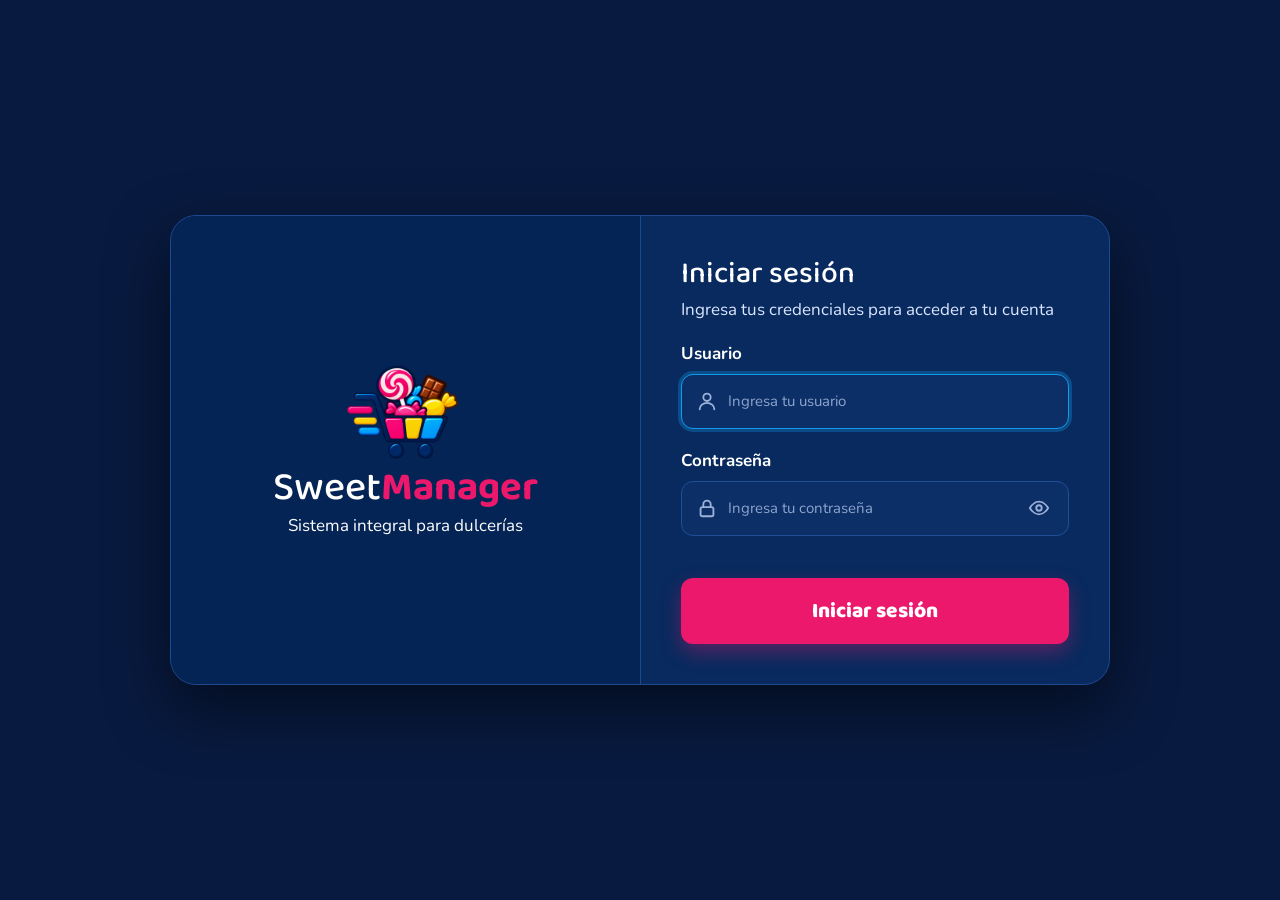
<file: frontend/index.html>
<!doctype html>
<html lang="es">
    <head>
        <meta charset="utf-8" />
        <meta
            name="viewport"
            content="width=device-width, initial-scale=1, viewport-fit=cover"
        />
        <title>SweetManager - Punto de venta</title>

        <link
            rel="stylesheet"
            href="https://cdn.jsdelivr.net/npm/bootstrap@5.3.3/dist/css/bootstrap.min.css"/>
        <link
            href="https://fonts.googleapis.com/css2?family=Baloo+2:wght@600;800&family=Nunito:wght@400;600;700&display=swap"
            rel="stylesheet"/>
        <link
            href="https://fonts.googleapis.com/css2?family=Material+Symbols+Rounded:opsz,wght,FILL,GRAD@24,400,0,0&display=block"
            rel="stylesheet"/>

        <link rel="stylesheet" href="css/puente-bootstrap.css" />
        <link rel="stylesheet" href="css/base.css" />
        <link rel="stylesheet" href="css/layout.css" />
        <link rel="stylesheet" href="css/pos.css" />
        <link rel="stylesheet" href="css/componentes.css" />
        <link rel="stylesheet" href="css/dashboard.css" />
        <link rel="stylesheet" href="css/pedidos.css" />
        <link rel="stylesheet" href="css/animaciones.css" />
        <link rel="stylesheet" href="css/menu.css" />
        <link rel="stylesheet" href="css/login.css" />
        <link rel="stylesheet" href="css/perfil.css" />
        <link rel="stylesheet" href="css/nosotros.css" />
        <link rel="stylesheet" href="css/responsive.css" />
    </head>

    <body>
        <div class="login" id="login">
        <!-- <span class="deco" style="top: 6%; left: 8%">*</span>
            <span class="deco" style="top: 30%; left: 3%">*</span>
            <span class="deco" style="bottom: 8%; left: 6%">*</span>
            <span class="deco" style="top: 8%; right: 7%">*</span>
            <span class="deco" style="bottom: 10%; right: 6%">*</span>-->

            <div class="login-card row g-0">
                <div class="login-brand col-md-6">
                    <img src="imagenes/logo.png" alt="SweetManager" />
                    <h1>Sweet<b>Manager</b></h1>
                    <p>Sistema integral para dulcerías</p>
                </div>

                <form class="login-form col-md-6" id="lform" autocomplete="on">
                    <h2>Iniciar sesión</h2>
                    <p>Ingresa tus credenciales para acceder a tu cuenta</p>

                    <label for="lu">Usuario</label>
                    <div class="field">
                        <svg viewBox="0 0 24 24">
                            <circle cx="12" cy="8" r="4" />
                            <path d="M4 21c0-4 4-7 8-7s8 3 8 7" />
                        </svg>
                        <input
                            id="lu"
                            type="text"
                            placeholder="Ingresa tu usuario"
                            autocomplete="username"
                        />
                    </div>

                    <label for="lp">Contraseña</label>
                    <div class="field">
                        <svg viewBox="0 0 24 24">
                            <rect x="5" y="11" width="14" height="10" rx="2" />
                            <path d="M8 11V8a4 4 0 0 1 8 0v3" />
                        </svg>
                        <input
                            id="lp"
                            type="password"
                            placeholder="Ingresa tu contraseña"
                            autocomplete="current-password"
                        />
                        <button
                            type="button"
                            class="eye"
                            data-act="ojo"
                            aria-label="Mostrar u ocultar contraseña">
                            <svg viewBox="0 0 24 24">
                                <path d="M2 12s4-7 10-7 10 7 10 7-4 7-10 7S2 12 2 12z" />
                                <circle cx="12" cy="12" r="3" />
                            </svg>
                        </button>
                    </div>

                    <p class="lerr" id="lerr"></p>
                    <button class="lbtn" type="submit">Iniciar sesión</button>
                </form>
            </div>
        </div>

        <div class="app">
            <aside>
                <div class="logo">
                    <img src="imagenes/logo.png" alt="SweetManager" class="logo-img" />
                    <span class="brand">Sweet<b>Manager</b></span>
                    <small>Sistema integral para dulcerías</small>
                </div>

                <nav class="menu">
                    <button class="menu-btn on" data-v="dashboard">
                        <span class="ic material-symbols-rounded">dashboard</span>
                        <span>Dashboard</span>
                    </button>
                    <button class="menu-btn" data-v="venta">
                        <span class="ic material-symbols-rounded">point_of_sale</span>
                        <span>Punto de venta</span>
                    </button>
                    <button class="menu-btn" data-v="pedidos">
                        <span class="ic material-symbols-rounded">assignment</span>
                        <span>Pedidos</span>
                        <span class="b p" id="np"></span>
                    </button>
                    <button class="menu-btn" data-v="ventas">
                        <span class="ic material-symbols-rounded">receipt_long</span>
                        <span>Ventas del día</span>
                    </button>
                    <button class="menu-btn" data-v="facturas">
                        <span class="ic material-symbols-rounded">description</span>
                        <span>Facturación</span>
                    </button>
                    <button class="menu-btn" data-v="inventario">
                        <span class="ic material-symbols-rounded">inventory_2</span>
                        <span>Inventario</span>
                    </button>
                    <button class="menu-btn" data-v="proveedores">
                        <span class="ic material-symbols-rounded">local_shipping</span>
                        <span>Proveedores</span>
                    </button>
                    <button class="menu-btn" data-v="usuarios" hidden>
                        <span class="ic material-symbols-rounded">manage_accounts</span>
                        <span>Gestión de usuarios</span>
                    </button>
                </nav>

                <div class="stripe">
                    <i style="background: var(--sweet-pink)"></i>
                    <i style="background: var(--sweet-yellow)"></i>
                    <i style="background: var(--sweet-cyan)"></i>
                </div>
            </aside>

            <main>
                <div class="top">
                    <h2 id="ttl"></h2>

                    <div class="top-r">
                        <span class="who" id="who"></span>

                        <button class="btn btn-ico" id="btncaja" data-act="caja" hidden></button>

                        <button
                            class="btn tema"
                            id="tema"
                            data-act="tema"
                            title="Cambiar tema"
                            aria-label="Cambiar tema"
                        >
                            <span class="material-symbols-rounded" id="temaic">dark_mode</span>
                        </button>

                        <div class="cuenta">
                            <button
                                class="chip-user"
                                id="chipuser"
                                data-act="cuenta"
                                aria-haspopup="true"
                                aria-expanded="false"
                                title="Mi cuenta">
                                <img id="uimg" alt="" />
                                <span>
                                    <b id="unom"></b>
                                    <small id="urol"></small>
                                </span>
                                <span class="material-symbols-rounded flecha">expand_more</span>
                            </button>

                            <div class="menu-user" id="menuuser" hidden>
                                <div class="mu-cab">
                                    <img id="uimg2" alt="" />
                                    <div>
                                        <b id="unom2"></b>
                                        <small id="ucor"></small>
                                    </div>
                                </div>

                                <button data-act="perfil">
                                    <span class="material-symbols-rounded">person</span>
                                    Mi perfil
                                </button>
                                <button data-act="nosotros">
                                    <span class="material-symbols-rounded">storefront</span>
                                    Quiénes somos
                                </button>
                                <button data-act="contacto">
                                    <span class="material-symbols-rounded">support_agent</span>
                                    Contacto y soporte
                                </button>

                                <hr />

                                <button class="rojo" data-act="salir">
                                    <span class="material-symbols-rounded">logout</span>
                                    Cerrar sesión
                                </button>
                            </div>
                        </div>
                    </div>
                </div>

                <div id="view"></div>
            </main>
        </div>

        <dialog id="dlg">
            <h3 id="dt"></h3>

            <div id="db"></div>

            <div class="d-flex justify-content-end gap-2 mt-3">
                <button
                    class="btn"
                    id="dcx"
                    style="background: var(--muted)"
                    onclick="dlg.close()"
                >
                    Cerrar
                </button>

                <button class="btn pk" id="dok">Aceptar</button>
            </div>
        </dialog>

        <div class="aviso" id="toast" popover="manual"></div>

        <script src="https://cdn.jsdelivr.net/npm/bootstrap@5.3.3/dist/js/bootstrap.bundle.min.js"></script>
        <script src="js/estado.js"></script>
        <script src="js/algoritmos.js"></script>
        <script src="js/cuentas.js"></script>
        <script src="js/api.js"></script>
        <script src="js/app.js"></script>
        <script src="js/dashboard.js"></script>
        <script src="js/caja.js"></script>
        <script src="js/pedidos.js"></script>
        <script src="js/perfil.js"></script>
        <script src="js/proveedores.js"></script>
        <script src="js/gestion_usuarios.js"></script>
        <script src="js/nosotros.js"></script>
        <script src="js/inventario.js"></script>
        <script src="js/main.js"></script>
    </body>
</html>
</file>
<file: frontend/css/base.css>
/*Variables de color, temas claro/oscuro y reglas globales*/
:root {
    --sweet-navy: #092550;
    --sweet-pink: #ec186c;
    --sweet-yellow: #fbc311;
    --sweet-cyan: #119bea;
    --sweet-brown: #6c2912;
    --sweet-bg-light: #eddde4;
    --sweet-purple: #bdb5d5;
    --ok: #28a745;
    --warn: #fd7e14;
    --err: #dc3545;
    --bg: #ffffff;
    --bg2: #f8f9fa;
    --text: #092550;
    --muted: #6c757d;
    --border: #dee2e6;
    --card: #ffffff;
    --dlg: #ffffff;
    box-sizing: border-box;
    padding-top: env(safe-area-inset-top, 0px);
    padding-bottom: env(safe-area-inset-bottom, 0px);
}

/*Tema oscuro y claro*/
@media (prefers-color-scheme: dark) {
    :root:not([data-theme="light"]) {
        --bg: #0b1630;
        --bg2: #101d3d;
        --text: #f1f3f8;
        --muted: #9aa5bd;
        --border: #22345f;
        --card: #12214a;
        --dlg: #1f3b7a;
    }
}

:root[data-theme="dark"] {
    --bg: #0b1630;
    --bg2: #101d3d;
    --text: #f1f3f8;
    --muted: #9aa5bd;
    --border: #22345f;
    --card: #12214a;
    --dlg: #1f3b7a;
}

/*Estilos globales*/
* {
    box-sizing: border-box;
}

html {
    scroll-padding-top: env(safe-area-inset-top, 0px);
}

body {
    margin: 0;
    background: var(--bg2);
    color: var(--text);
    font: 15px/1.4 Nunito, system-ui, sans-serif;
}

h1,
h2,
h3 {
    font-family: "Baloo 2", Nunito, sans-serif;
    margin: 0;
}

button {
    font: inherit;
    cursor: pointer;
    border: 0;
    border-radius: 12px;
}

button:focus-visible,
input:focus-visible,
select:focus-visible {
    outline: 3px solid var(--sweet-cyan);
    outline-offset: 2px;
}
</file>
<file: frontend/css/layout.css>
/*Estructura general: barra lateral, área principal, tarjetas y KPIs*/

/*Layaut principal*/
.app {
    display: grid;
    grid-template-columns: 220px minmax(0, 1fr);
    min-height: 100vh;
}

/*Barra latetal (navegación)*/
aside {
    background: var(--sweet-navy);
    color: #ffffff;
    padding: 16px 12px;
    display: flex;
    flex-direction: column;
    gap: 6px;
    position: sticky;
    top: 0;
    height: 100vh;
}

.logo {
    font: 800 24px "Baloo 2", sans-serif;
    padding: 4px 8px 14px;
    line-height: 1;
    text-align: center;
}

.logo-img {
    display: block;
    width: 100px;
    max-width: 100%;
    height: auto;
    margin: 0 auto 10px;
}

.logo b {
    color: var(--sweet-pink);
}

.logo small {
    display: block;
    font: 600 11px Nunito;
    color: #b9c4dd;
    margin-top: 4px;
}

.menu-btn {
    background: none;
    color: #d5dcec;
    text-align: left;
    padding: 11px 12px;
    font-weight: 700;
    display: flex;
    gap: 10px;
    align-items: center;
}

.menu-btn:hover {
    background: rgba(255, 255, 255, 0.08);
}

.menu-btn.on {
    background: var(--sweet-pink);
    color: #ffffff;
}

.stripe {
    margin-top: auto;
    display: flex;
    gap: 6px;
    padding: 8px;
}

.stripe i {
    flex: 1;
    height: 6px;
    border-radius: 6px;
}

/*Área principal*/
main {
    padding: 18px;
    min-width: 0;
}

.top {
    display: flex;
    justify-content: space-between;
    align-items: center;
    gap: 12px;
    margin-bottom: 14px;
    flex-wrap: wrap;
}

.top h2 {
    font-size: 26px;
}

/*La fecha*/
.who {
    color: var(--muted);
    font-size: 17px;
}

/*Tarjetas y kpis*/
.card {
    background: var(--card);
    border: 1px solid var(--border);
    border-radius: 16px;
    padding: 14px;
}

.kpi {
    border-radius: 16px;
    padding: 14px;
    color: #ffffff;
    position: relative;
    overflow: hidden;
}

.kpi:after {
    content: "";
    position: absolute;
    right: -18px;
    top: -18px;
    width: 70px;
    height: 70px;
    border-radius: 50%;
    background: rgba(255, 255, 255, 0.18);
}

.kpi b {
    display: block;
    font: 800 28px "Baloo 2";
}

.kpi span {
    font-size: 13px;
    opacity: 0.9;
}
</file>
<file: frontend/css/pos.css>
/*Punto de venta: productos, carrito y formas de pago*/

/*Punto de venta*/
.search {
    width: 100%;
    padding: 12px 14px;
    border: 2px solid var(--border);
    border-radius: 12px;
    background: var(--card);
    color: var(--text);
    font: inherit;
}

.chips {
    display: flex;
    gap: 8px;
    overflow-x: auto;
    padding: 10px 0;
}

.chip {
    background: var(--card);
    border: 1px solid var(--border);
    color: var(--text);
    padding: 8px 14px;
    white-space: nowrap;
    font-weight: 700;
}

.chip.on {
    background: var(--sweet-navy);
    color: #ffffff;
    border-color: var(--sweet-navy);
}

/*Productos*/
.grid {
    display: grid;
    grid-template-columns: repeat(auto-fill, minmax(130px, 1fr));
    gap: 10px;
}

.prod {
    background: var(--card);
    border: 1px solid var(--border);
    padding: 12px 8px;
    text-align: center;
    color: var(--text);
    position: relative;
    border-radius: 14px;
    transition: transform 0.15s, border-color 0.15s;
}

.prod:hover {
    border-color: var(--sweet-pink);
    transform: translateY(-2px);
}

.prod:disabled {
    opacity: 1;
}

.prod:disabled .producto-img,
.prod:disabled b,
.prod:disabled .p {
    opacity: 0.4;
}

.prod .producto-img {
    width: 100%;
    height: 120px;
    display: block;
    object-fit: contain;
    object-position: center;
    padding: 8px;
    margin: 0 auto 8px;
    background:none;
    border-radius: 10px;
}

.prod b {
    display: block;
    font-size: 17px;
    margin: 4px 0 2px;
}

.prod .p {
    color: var(--sweet-pink);
    font-weight: 800;
    display: block;
    margin: 2px 0 8px;
}

.prod small {
    display: block;
    color: var(--muted);
    font-size: 11px;
    margin-top: 2px;
}

.prod .b {
    display: inline-block;
    min-width: 84px;
    text-align: center;
    padding: 4px 10px;
    line-height: 1.25;
    white-space: nowrap;
}

/*Carrito*/
.cart {
    position: sticky;
    top: 12px;
    display: flex;
    flex-direction: column;
    gap: 10px;
    max-height: calc(100vh - 24px);
}

.lines {
    overflow: auto;
    flex: 1;
    min-height: 80px;
}

.line {
    display: grid;
    grid-template-columns: 1fr auto auto;
    gap: 8px;
    align-items: center;
    padding: 8px 0;
    border-bottom: 1px dashed var(--border);
}

.q {
    display: flex;
    align-items: center;
    gap: 6px;
}

.q button {
    width: 28px;
    height: 28px;
    background: var(--sweet-bg-light);
    color: var(--sweet-navy);
    font-weight: 800;
}

.fila {
    display: flex;
    justify-content: space-between;
    font-size: 14px;
}

.total {
    font: 800 26px "Baloo 2";
}

/*Pagos*/
.pay {
    display: grid;
    grid-template-columns: 1fr 1fr;
    gap: 8px;
}

.pay button {
    padding: 10px;
    background: var(--bg2);
    color: var(--text);
    border: 2px solid var(--border);
    font-weight: 700;
}

.pay button.on {
    border-color: var(--sweet-cyan);
    background: var(--sweet-cyan);
    color: #ffffff;
}

.qi {
    width: 58px;
    text-align: center;
    padding: 5px;
    border: 1px solid var(--border);
    border-radius: 8px;
    background: var(--card);
    color: var(--text);
    font: inherit;
    font-weight: 700;
}
.acciones-ticket {
    display: grid;
    grid-template-columns: repeat(3, minmax(0, 1fr));
    gap: 8px;
    width: 100%;
}

.acciones-ticket .btn {
    display: flex;
    align-items: center;
    justify-content: center;
    gap: 5px;
    min-width: 0;
    padding: 10px 4px;
    white-space: nowrap;
    font-size: 14px;
}

.acciones-ticket .material-symbols-rounded {
    font-size: 20px;
    flex-shrink: 0;
}
</file>
<file: frontend/css/componentes.css>
/*Componentes: formularios, botones, tablas, etiquetas, ventanas y avisos*/

/*Formularios y botones*/
select,
input.f {
    width: 100%;
    padding: 10px;
    border: 1px solid var(--border);
    border-radius: 10px;
    background: var(--card);
    color: var(--text);
    font: inherit;
}

.cobrar {
    background: var(--sweet-pink);
    color: #ffffff;
    padding: 15px;
    font: 800 18px "Baloo 2";
}

.cobrar:disabled {
    background: var(--muted);
    opacity: 0.5;
}

.btn {
    padding: 9px 14px;
    background: var(--sweet-navy);
    color: #ffffff;
    font-weight: 700;
    transition: filter 0.15s;
}

.btn:hover {
    filter: brightness(1.12);
}

.btn.pk {
    background: var(--sweet-pink);
}

.btn.cy {
    background: var(--sweet-cyan);
}

/*Tablas y badges*/
.tw {
    overflow-x: auto;
}

table {
    width: 100%;
    border-collapse: collapse;
    min-width: 520px;
}

th,
td {
    text-align: left;
    padding: 10px;
    border-bottom: 1px solid var(--border);
    font-size: 14px;
}

th {
    color: var(--muted);
    font-weight: 700;
    font-size: 13px;
}

tr.x td {
    opacity: 0.5;
    text-decoration: line-through;
}

.b {
    padding: 3px 10px;
    border-radius: 99px;
    font-size: 12px;
    font-weight: 700;
    color: #ffffff;
}

.b.ok {
    background: var(--ok);
}

.b.w {
    background: var(--warn);
}

.b.e {
    background: var(--err);
}

.b.i {
    background: var(--sweet-cyan);
}

.b.p {
    background: var(--sweet-yellow);
    color: var(--sweet-navy);
}

/*Modales*/
.split {
    display: grid;
    grid-template-columns: 1fr;
    gap: 14px;
}

.bar {
    display: flex;
    gap: 8px;
    margin-bottom: 12px;
    flex-wrap: wrap;
}

dialog {
    border: 2px solid var(--sweet-cyan);
    border-radius: 18px;
    padding: 20px;
    width: min(420px, 92vw);
    background: var(--dlg);
    color: var(--text);
    box-shadow: 0 20px 50px rgba(0, 0, 0, 0.5);
}

dialog::backdrop {
    background: rgba(9, 37, 80, 0.55);
}

dialog label {
    display: block;
    margin: 10px 0 4px;
    font-weight: 700;
    font-size: 13px;
}

.aviso {
    position: fixed;
    inset: auto auto calc(24px + env(safe-area-inset-bottom, 0px)) 50%;
    margin: 0;
    transform: translateX(-50%);
    background: var(--sweet-yellow);
    color: var(--sweet-navy);
    font-weight: 800;
    font-size: 16px;
    text-align: center;
    padding: 14px 22px;
    max-width: 92vw;
    border: 0;
    border-left: 8px solid var(--sweet-pink);
    border-radius: 14px;
    box-shadow: 0 10px 30px rgba(0, 0, 0, 0.45);
    z-index: 9999;
}

.aviso:not(:popover-open) {
    display: none;
}

.empty {
    color: var(--muted);
    text-align: center;
    padding: 22px 0;
}
</file>
<file: frontend/css/dashboard.css>
/*Dashboard y gráficos*/
.chart {
    display: flex;
    align-items: flex-end;
    gap: 6px;
    height: 170px;
    margin-top: 10px;
}

.barra {
    flex: 1;
    display: flex;
    flex-direction: column;
    align-items: center;
    justify-content: flex-end;
    height: 100%;
    gap: 4px;
}

.barra small {
    font-size: 11px;
    color: var(--muted);
}

.hb {
    width: 100%;
    background: linear-gradient(var(--sweet-pink), var(--sweet-yellow));
    border-radius: 8px 8px 0 0;
    min-height: 3px;
    transform-origin: bottom;
    animation: grow 0.7s cubic-bezier(0.2, 0.9, 0.3, 1) backwards;
}

.donut {
    width: 140px;
    display: block;
    margin: 6px auto;
}

.donut circle {
    fill: none;
    stroke-width: 16;
}

.donut .a {
    animation: dash 1s ease-out;
}

.leg {
    display: flex;
    justify-content: space-around;
    gap: 6px;
    font-size: 13px;
    flex-wrap: wrap;
}

.leg i {
    display: inline-block;
    width: 10px;
    height: 10px;
    border-radius: 50%;
    margin-right: 5px;
}

.rk {
    margin: 8px 0;
}

.rk .t {
    height: 8px;
    border-radius: 8px;
    background: var(--bg2);
    overflow: hidden;
    margin-top: 4px;
}

.rk i {
    display: block;
    height: 100%;
    background: var(--sweet-cyan);
    animation: wd 0.8s ease-out backwards;
}

.meter {
    width: 120px;
    height: 8px;
    border-radius: 8px;
    background: var(--bg2);
    overflow: hidden;
}

.meter i {
    display: block;
    height: 100%;
    animation: wd 0.8s backwards;
}

.meter .ok {
    background: var(--ok);
}

.meter .w {
    background: var(--warn);
}

.meter .e {
    background: var(--err);
}

.rcpt {
    font: 13px ui-monospace, Menlo, monospace;
    background: var(--bg2);
    padding: 14px;
    border-radius: 6px;
    animation: in 0.4s;
}

.rcpt hr {
    border: 0;
    border-top: 2px dashed var(--border);
}

.fila-lista {
    padding: 7px 0;
    border-bottom: 1px dashed var(--border);
}


/* Ticket térmico inspirado en el comprobante de referencia */
.rcpt-ticket {
    background: #fff;
    color: #111;
    border: 1px dashed #c9c9c9;
    border-radius: 3px;
    padding: 18px 16px;
    max-width: 390px;
    margin: 0 auto;
    font: 12px "Courier New", monospace;
    box-shadow: 0 2px 10px #00000012;
}
.ticket-encabezado, .rcpt-ticket footer {
    display: flex;
    flex-direction: column;
    gap: 3px;
    text-align: center;
}
.ticket-encabezado strong {
    font: 800 22px "Baloo 2", sans-serif;
    letter-spacing: 1px;
}
.ticket-encabezado span, .rcpt-ticket footer { font-size: 11px; }
.rcpt-ticket hr {
    border: 0;
    border-top: 1px dashed #777;
    opacity: 1;
    margin: 10px 0;
}
.ticket-dato, .ticket-total {
    display: flex;
    justify-content: space-between;
    gap: 8px;
    margin: 5px 0;
}
.ticket-dato b { text-align: right; }
.ticket-columnas, .ticket-producto {
    display: grid;
    grid-template-columns: 12% minmax(0, 1fr) 28%;
    gap: 5px;
    margin: 6px 0;
}
.ticket-columnas { border-bottom: 1px dashed #777; padding-bottom: 6px; }
.ticket-producto span:last-child, .ticket-columnas b:last-child { text-align: right; }

.ticket-total { font-size: 12px; font-weight: 700; }
.ticket-total.destacado { font-size: 17px; margin-top: 9px; }
.rcpt-ticket footer { margin-top: 14px; line-height: 1.6; }
</file>
<file: frontend/css/pedidos.css>
/*Pedidos*/
.ped {
    display: flex;
    gap: 12px;
    margin-bottom: 10px;
    border-left: 6px solid var(--sweet-cyan);
}

.ped.late {
    border-left-color: var(--err);
}

.pos-n {
    font: 800 30px "Baloo 2";
    color: var(--sweet-pink);
    min-width: 30px;
    text-align: center;
}

.pb {
    flex: 1;
    min-width: 0;
}

.pb .fila {
    gap: 8px;
    align-items: center;
    flex-wrap: wrap;
}

.mut {
    font-size: 13px;
    color: var(--muted);
}

#np {
    margin-left: auto;
}

#np:empty {
    display: none;
}
</file>
<file: frontend/css/animaciones.css>
/*Animaciones*/

/*Animaciones*/
.enter {
    animation: in 0.35s ease-out;
}

@keyframes in {
    from {
        opacity: 0;
        transform: translateY(10px);
    }
}

.pop {
    animation: pop 0.35s cubic-bezier(0.3, 1.6, 0.5, 1);
}

@keyframes pop {
    from {
        transform: scale(0.85);
        background: var(--sweet-bg-light);
    }
}

@keyframes grow {
    from {
        transform: scaleY(0);
    }
}

@keyframes dash {
    from {
        stroke-dasharray: 0 252;
    }
}

@keyframes wd {
    from {
        width: 0;
    }
}

@media (prefers-reduced-motion: reduce) {
    * {
        animation: none !important;
        transition: none !important;
    }
}
</file>
<file: frontend/css/menu.css>
/*Menú, logo, botón de tema y cabecera*/

/*Menú, logo y tema (base)*/
.brand {
    display: block;
}

.menu {
    display: flex;
    flex-direction: column;
    gap: 6px;
}

.menu-btn {
    position: relative;
}

.menu-btn .ic {
    display: none;
}

.top-r {
    display: flex;
    align-items: center;
    gap: 10px;
    flex-wrap: wrap;
}

.tema {
    background: var(--card);
    color: var(--text);
    border: 1px solid var(--border);
    padding: 7px 12px;
    font-size: 16px;
}

/*Iconos de Google (Material Symbols) y botón de tema solo con icono*/
.material-symbols-rounded {
    font-family: "Material Symbols Rounded";
    font-weight: normal;
    font-style: normal;
    font-size: 22px;
    line-height: 1;
    letter-spacing: normal;
    text-transform: none;
    display: inline-block;
    width: 1em;
    height: 1em;
    overflow: hidden;
    white-space: nowrap;
    direction: ltr;
    -webkit-font-smoothing: antialiased;
    font-feature-settings: "liga";
    font-variation-settings: "FILL" 0, "wght" 500, "GRAD" 0, "opsz" 24;
}

.tema {
    display: flex;
    align-items: center;
    justify-content: center;
    padding: 8px 10px;
}

/*Botones con icono de Google y texto*/
.btn-ico {
    display: inline-flex;
    align-items: center;
    gap: 6px;
}
</file>
<file: frontend/css/login.css>
/*Inicio de sesión*/

/*Inicio de sesión*/
body:not(.con-sesion) .app {
    display: none;
}

body.con-sesion .login {
    display: none;
}

.login {
    position: fixed;
    inset: 0;
    z-index: 100;
    display: flex;
    align-items: center;
    justify-content: center;
    padding: 20px;
    overflow: auto;
    background: #081a3f;
    color: #ffffff;
}

.deco {
    position: absolute;
    font-size: 72px;
    opacity: 0.1;
    filter: grayscale(1) brightness(1.6);
    pointer-events: none;
}

.login-card {
    position: relative;
    z-index: 1;
    width: min(940px, 100%);
    border: 1px solid #1d4a8f;
    border-radius: 26px;
    background: #082a5e;
    overflow: hidden;
    box-shadow: 0 24px 60px rgba(0, 0, 0, 0.5);
}

.login-brand {
    display: flex;
    flex-direction: column;
    align-items: center;
    justify-content: center;
    gap: 6px;
    padding: 40px 24px;
    text-align: center;
    background: #052456;
}

.login-brand img {
    width: 150px;
    max-width: 60%;
    height: auto;
}

.login-brand h1 {
    font-size: 40px;
    line-height: 1;
}

.login-brand h1 b {
    color: var(--sweet-pink);
}

.login-brand p {
    margin: 0;
    font-size: 17px;
}

.login-form {
    padding: 40px;
    border-left: 1px solid #1d4a8f;
}

.login-form h2 {
    font-size: 30px;
}

.login-form p {
    margin: 6px 0 0;
    font-size: 17px;
    color: #dbe6ff;
}

.login-form label {
    display: block;
    margin: 20px 0 8px;
    font-weight: 700;
    font-size: 17px;
}

.field {
    display: flex;
    align-items: center;
    gap: 10px;
    padding: 0 14px;
    border: 1px solid #1f4f99;
    border-radius: 12px;
    background: #0c2f68;
    color: #9db2d8;
}

.field:focus-within {
    border-color: var(--sweet-cyan);
    box-shadow: 0 0 0 3px rgba(17, 155, 234, 0.3);
}

.field svg {
    width: 22px;
    height: 22px;
    flex: none;
    fill: none;
    stroke: currentColor;
    stroke-width: 2;
    stroke-linecap: round;
    stroke-linejoin: round;
}

.field input {
    flex: 1;
    min-width: 0;
    padding: 16px 0;
    border: 0;
    outline: 0;
    background: none;
    color: #ffffff;
    font: inherit;
}

.field input::placeholder {
    color: #8ea4cc;
}

.eye {
    display: flex;
    padding: 4px;
    background: none;
    color: #9db2d8;
}

.eye:hover {
    color: #ffffff;
}

.lerr {
    min-height: 22px;
    margin: 12px 0 0 !important;
    font-size: 14px !important;
    font-weight: 700;
    color: #ff8fb3 !important;
}

.lbtn {
    width: 100%;
    margin-top: 8px;
    padding: 16px;
    background: var(--sweet-pink);
    color: #ffffff;
    font: 800 21px "Baloo 2", sans-serif;
    border-radius: 12px;
    box-shadow: 0 8px 20px rgba(236, 24, 108, 0.35);
    transition: filter 0.15s;
}

.lbtn:hover {
    filter: brightness(1.1);
}
</file>
<file: frontend/css/perfil.css>
/*Perfil de usuario, contacto y cuenta en la cabecera*/
.chip-user {
    display: flex;
    align-items: center;
    gap: 10px;
    padding: 4px 12px 4px 4px;
    background: var(--card);
    border: 1px solid var(--border);
    color: var(--text);
    text-align: left;
    border-radius: 99px;
}

.chip-user img {
    width: 38px;
    height: 38px;
    border-radius: 50%;
    background: #ffffff;
}

.chip-user b {
    display: block;
    font-size: 14px;
    line-height: 1.1;
}

.chip-user small {
    color: var(--muted);
    font-size: 12px;
}

.pf-lado {
    display: flex;
    flex-direction: column;
    align-items: center;
    gap: 10px;
    padding: 26px 18px;
    text-align: center;
}

.pf-foto {
    width: 150px;
    height: 150px;
    border-radius: 50%;
    background: #ffffff;
    border: 4px solid var(--border);
}

.pf-lado h3 {
    font-size: 24px;
}

.pf-rol {
    padding: 5px 18px;
    border-radius: 10px;
    background: var(--sweet-pink);
    color: #ffffff;
    font-weight: 700;
}

.pf-sep {
    width: 100%;
    padding-top: 12px;
    border-top: 1px solid var(--border);
    font-size: 14px;
    color: var(--muted);
}

.tabs {
    display: flex;
    flex-wrap: wrap;
    gap: 8px;
    margin-bottom: 18px;
    padding-bottom: 12px;
    border-bottom: 1px solid var(--border);
}

.tab {
    padding: 10px 18px;
    background: var(--bg2);
    border: 1px solid var(--border);
    color: var(--text);
    font-weight: 700;
}

.tab.on {
    background: var(--sweet-pink);
    border-color: var(--sweet-pink);
    color: #ffffff;
}

.acciones {
    display: flex;
    justify-content: flex-end;
    margin-top: 20px;
}

.acciones .btn {
    padding: 12px 28px;
}

input.f:disabled,
select:disabled {
    opacity: 0.65;
    cursor: not-allowed;
}

textarea.f {
    width: 100%;
    padding: 10px;
    border: 1px solid var(--border);
    border-radius: 10px;
    background: var(--card);
    color: var(--text);
    font: inherit;
    resize: vertical;
}

.opts {
    display: flex;
    flex-wrap: wrap;
    gap: 12px;
}

.opt {
    display: flex;
    flex-direction: column;
    align-items: center;
    gap: 6px;
    padding: 12px 18px;
    background: var(--bg2);
    border: 2px solid var(--border);
    color: var(--text);
    font-weight: 700;
}

.opt img {
    width: 70px;
    height: 70px;
    border-radius: 50%;
    background: #ffffff;
}

.opt.on {
    border-color: var(--sweet-pink);
}

.ct-info {
    display: flex;
    flex-direction: column;
    gap: 14px;
    padding: 28px;
}

.ct-info h3 {
    font-size: 32px;
}

.ct-info p {
    margin: 0;
}

.ct-marca b {
    display: block;
    font: 800 36px "Baloo 2", sans-serif;
    line-height: 1;
}

.ct-marca small {
    letter-spacing: 4px;
    color: var(--muted);
    font-size: 12px;
}

.rosa {
    color: var(--sweet-pink);
}

.ct-mail {
    display: flex;
    flex-direction: column;
    gap: 12px;
    padding: 16px;
    border: 1px solid var(--border);
    border-radius: 16px;
    background: var(--bg2);
}

.ct-cab {
    display: flex;
    align-items: center;
    gap: 12px;
}

.ct-ico {
    display: grid;
    place-items: center;
    flex: none;
    width: 52px;
    height: 52px;
    border-radius: 12px;
    background: var(--sweet-pink);
    color: #ffffff;
    font-size: 24px;
}

.ct-copia {
    display: flex;
    align-items: center;
    justify-content: space-between;
    gap: 10px;
    padding: 10px 14px;
    border: 1px solid var(--border);
    border-radius: 12px;
    background: var(--card);
    font-weight: 700;
    word-break: break-all;
}

.ct-form {
    padding: 24px;
}

.ct-form h3 {
    font-size: 24px;
}

.ct-form > p {
    margin: 4px 0 16px;
}

.chkgrid {
    display: grid;
    grid-template-columns: 1fr 1fr;
    gap: 6px;
    max-height: 190px;
    overflow: auto;
    padding: 8px;
    border: 1px solid var(--border);
    border-radius: 10px;
}

dialog .chk {
    display: flex;
    align-items: center;
    gap: 6px;
    margin: 0;
    font-weight: 600;
    font-size: 13px;
}

/*Menú desplegable de la cuenta*/
.cuenta {
    position: relative;
}

.chip-user .flecha {
    font-size: 20px;
    color: var(--muted);
}

.chip-user.on,
.chip-user[aria-expanded="true"] {
    border-color: var(--sweet-pink);
}

.opt .material-symbols-rounded {
    font-size: 32px;
}

.menu-user {
    position: absolute;
    right: 0;
    top: calc(100% + 8px);
    z-index: 40;
    display: flex;
    flex-direction: column;
    min-width: 250px;
    padding: 8px;
    background: var(--card);
    border: 1px solid var(--border);
    border-radius: 14px;
    box-shadow: 0 14px 34px rgba(0, 0, 0, 0.35);
    animation: in 0.18s ease-out;
}

.menu-user[hidden] {
    display: none;
}

.mu-cab {
    display: flex;
    align-items: center;
    gap: 10px;
    margin-bottom: 6px;
    padding: 8px 10px 12px;
    border-bottom: 1px solid var(--border);
}

.mu-cab img {
    width: 42px;
    height: 42px;
    border-radius: 50%;
    background: #ffffff;
}

.mu-cab b {
    display: block;
    font-size: 14px;
}

.mu-cab small {
    color: var(--muted);
    font-size: 12px;
    word-break: break-all;
}

.menu-user button {
    display: flex;
    align-items: center;
    gap: 12px;
    padding: 10px 12px;
    background: none;
    color: var(--text);
    font-weight: 700;
    text-align: left;
    border-radius: 10px;
}

.menu-user button:hover {
    background: var(--bg2);
}

.menu-user hr {
    width: 100%;
    margin: 6px 0;
    border: 0;
    border-top: 1px solid var(--border);
}

.menu-user .rojo {
    color: var(--err);
}


/* Indicador visual de seguridad de contraseña */
.clave-medidor { display: block; }
.clave-barra { height: 8px; overflow: hidden; border-radius: 20px; background: #e9edf3; }
.clave-barra span { display: block; width: 0; height: 100%; border-radius: inherit; transition: width .2s ease, background .2s ease; background: #adb5bd; }
.clave-barra span.debil { background: #dc3545; }
.clave-barra span.media { background: #f0ad4e; }
.clave-barra span.buena { background: #0d9bb5; }
.clave-barra span.fuerte { background: #198754; }
.clave-barra span.demasiado-larga { background: #dc3545; }
.clave-medidor small { display: block; margin-top: 6px; color: var(--bs-secondary-color, #6c757d); }

/* Buscadores y estados de cuentas */
.usuarios-busqueda { position: relative; max-width: 560px; margin: 0 0 16px; }
.usuarios-busqueda > span { position: absolute; left: 13px; top: 50%; transform: translateY(-50%); color: #77849a; pointer-events: none; }
.usuarios-busqueda input { padding-left: 42px; border-radius: 12px; min-height: 44px; }
.estado-usuario { display: inline-flex; align-items: center; gap: 7px; padding: 6px 11px; border-radius: 999px; font-size: .82rem; font-weight: 700; white-space: nowrap; }
.estado-usuario i { width: 8px; height: 8px; display: inline-block; border-radius: 50%; }
.estado-usuario.activo { color: #146c43; background: #d9f3e5; }
.estado-usuario.activo i { background: #198754; box-shadow: 0 0 0 3px #19875422; }
.estado-usuario.inactivo { color: #596273; background: #e9edf2; }
.estado-usuario.inactivo i { background: #7b8492; }
.usuarios-bar { gap: 12px; flex-wrap: wrap; }
@media (max-width: 700px) { .usuarios-bar { align-items: stretch; flex-direction: column; } .usuarios-bar .btn { width: 100%; } }
</file>
<file: frontend/css/nosotros.css>
/*Quiénes somos*/

.nosotros {
    padding: 0;
    overflow: hidden;
}

.nos-texto {
    display: flex;
    flex-direction: column;
    justify-content: center;
    padding: 44px 40px;
}

.nos-titulo {
    margin-bottom: 16px;
    font: 800 46px "Baloo 2", sans-serif;
    line-height: 1.05;
}

.nos-texto p {
    margin: 0;
    font-size: 17px;
    line-height: 1.6;
}

.nos-foto {
    position: relative;
    min-height: 300px;
}

.nos-foto::before,
.nos-foto::after {
    content: "";
    position: absolute;
    inset: 0;
}

.nos-foto::before {
    background: var(--sweet-cyan);
    clip-path: ellipse(135% 100% at 100% 50%);
}

.nos-foto::after {
    background: var(--sweet-pink);
    clip-path: ellipse(125% 100% at 100% 50%);
}

.nos-foto .carousel {
    position: absolute;
    inset: 0;
    z-index: 1;
    clip-path: ellipse(115% 100% at 100% 50%);
}

.nos-foto .carousel-inner,
.nos-foto .carousel-item {
    height: 100%;
}

.nos-foto img {
    width: 100%;
    height: 100%;
    object-fit: cover;
}

.nos-tarjeta {
    display: flex;
    flex-direction: row;
    align-items: flex-start;
    gap: 16px;
    height: 100%;
    padding: 20px;
}

.nos-ico {
    display: grid;
    flex: none;
    place-items: center;
    width: 64px;
    height: 64px;
    border-radius: 16px;
}

.nos-ico .material-symbols-rounded {
    font-size: 36px;
    font-variation-settings: "FILL" 1, "wght" 500, "GRAD" 0, "opsz" 40;
}

.nos-tarjeta h3 {
    margin-bottom: 6px;
    font-size: 22px;
}

.nos-tarjeta p {
    margin: 0;
    font-size: 14px;
    line-height: 1.5;
    color: var(--muted);
}
</file>
<file: frontend/css/responsive.css>
/*Pantallas medianas y celular (todo lo responsivo va aquí)*/

/*Pantalla mediana (mitad de pantalla)*/
/*Celular y pantallas angostas*/
@media (max-width: 900px) {
    body {
        padding-bottom: 84px;
    }

    .app {
        grid-template-columns: minmax(0, 1fr);
    }

    aside {
        display: contents;
    }

    .logo {
        position: sticky;
        top: 0;
        z-index: 20;
        display: flex;
        align-items: center;
        justify-content: center;
        gap: 10px;
        background: var(--sweet-navy);
        padding: calc(8px + env(safe-area-inset-top, 0px)) 12px 8px;
    }

    .logo-img {
        width: 40px;
        margin: 0;
    }

    .brand {
        font: 800 22px "Baloo 2", sans-serif;
        color: #ffffff;
        line-height: 1;
    }

    .logo small,
    .stripe {
        display: none;
    }

    .menu {
        position: fixed;
        left: 0;
        right: 0;
        bottom: 0;
        z-index: 30;
        flex-direction: row;
        gap: 2px;
        overflow-x: auto;
        background: var(--sweet-navy);
        padding: 6px 6px calc(6px + env(safe-area-inset-bottom, 0px));
        box-shadow: 0 -4px 16px rgba(0, 0, 0, 0.35);
    }

    .menu-btn {
        flex: 1 0 76px;
        flex-direction: column;
        justify-content: center;
        gap: 2px;
        padding: 6px 4px;
        font-size: 11px;
        text-align: center;
        white-space: nowrap;
        border-radius: 12px;
    }

    .menu-btn .ic {
        display: block;
        font-size: 20px;
    }

    #np {
        position: absolute;
        top: 2px;
        right: 10px;
        margin: 0;
        padding: 1px 7px;
    }

    main {
        padding: 12px;
    }

    .top h2 {
        font-size: 22px;
    }

    .who {
        font-size: 13px;
    }

    .grid {
        grid-template-columns: repeat(auto-fill, minmax(104px, 1fr));
        gap: 8px;
    }

    .prod {
        padding: 10px 6px;
    }

    .prod .em {
        font-size: 28px;
    }

    .prod b {
        font-size: 14px;
    }

    .prod .b {
        min-width: 0;
        width: 100%;
    }

    .cart {
        position: static;
        max-height: none;
    }

    .kpi b {
        font-size: 22px;
    }

    dialog {
        width: 94vw;
    }
}

@media (max-width: 767px) {
    .login {
        align-items: flex-start;
    }

    .login-card {
        margin: auto 0;
    }

    .login-brand {
        padding: 24px 16px 8px;
    }

    .login-brand img {
        width: 90px;
    }

    .login-brand h1 {
        font-size: 32px;
    }

    .login-form {
        padding: 20px 22px 28px;
        border-left: 0;
    }

    .deco {
        display: none;
    }
}

/*Perfil, contacto y cabecera en pantallas angostas*/
@media (max-width: 900px) {
    .chip-user span {
        display: none;
    }

    .chip-user {
        padding: 3px;
    }

    .top-r {
        width: 100%;
        justify-content: space-between;
    }

    .ct-info {
        padding: 20px;
    }

    .ct-info h3 {
        font-size: 26px;
    }

    .pf-foto {
        width: 110px;
        height: 110px;
    }
}

/*Barra flotante para ver el ticket en pantallas angostas*/
.barra-ticket {
    display: none;
}

@media (max-width: 991.98px) {
    .barra-ticket {
        position: fixed;
        left: 12px;
        right: 12px;
        bottom: calc(16px + env(safe-area-inset-bottom, 0px));
        z-index: 25;
        display: flex;
        align-items: center;
        justify-content: center;
        gap: 10px;
        padding: 14px 18px;
        background: var(--sweet-pink);
        color: #ffffff;
        font: 800 17px "Baloo 2", sans-serif;
        border-radius: 14px;
        box-shadow: 0 10px 26px rgba(0, 0, 0, 0.4);
        animation: in 0.25s ease-out;
    }

    .barra-ticket.oculta {
        display: none;
    }

    #ticket {
        scroll-margin-top: 70px;
    }
}

@media (max-width: 900px) {
    .barra-ticket {
        bottom: calc(80px + env(safe-area-inset-bottom, 0px));
    }
}

/*Quiénes somos en pantallas angostas*/
@media (max-width: 991.98px) {
    .nos-texto {
        padding: 28px 22px;
    }

    .nos-titulo {
        font-size: 36px;
    }

    .nos-foto {
        min-height: 240px;
    }

    .nos-foto::before,
    .nos-foto::after {
        display: none;
    }

    .nos-foto .carousel {
        clip-path: none;
    }
}
</file>
